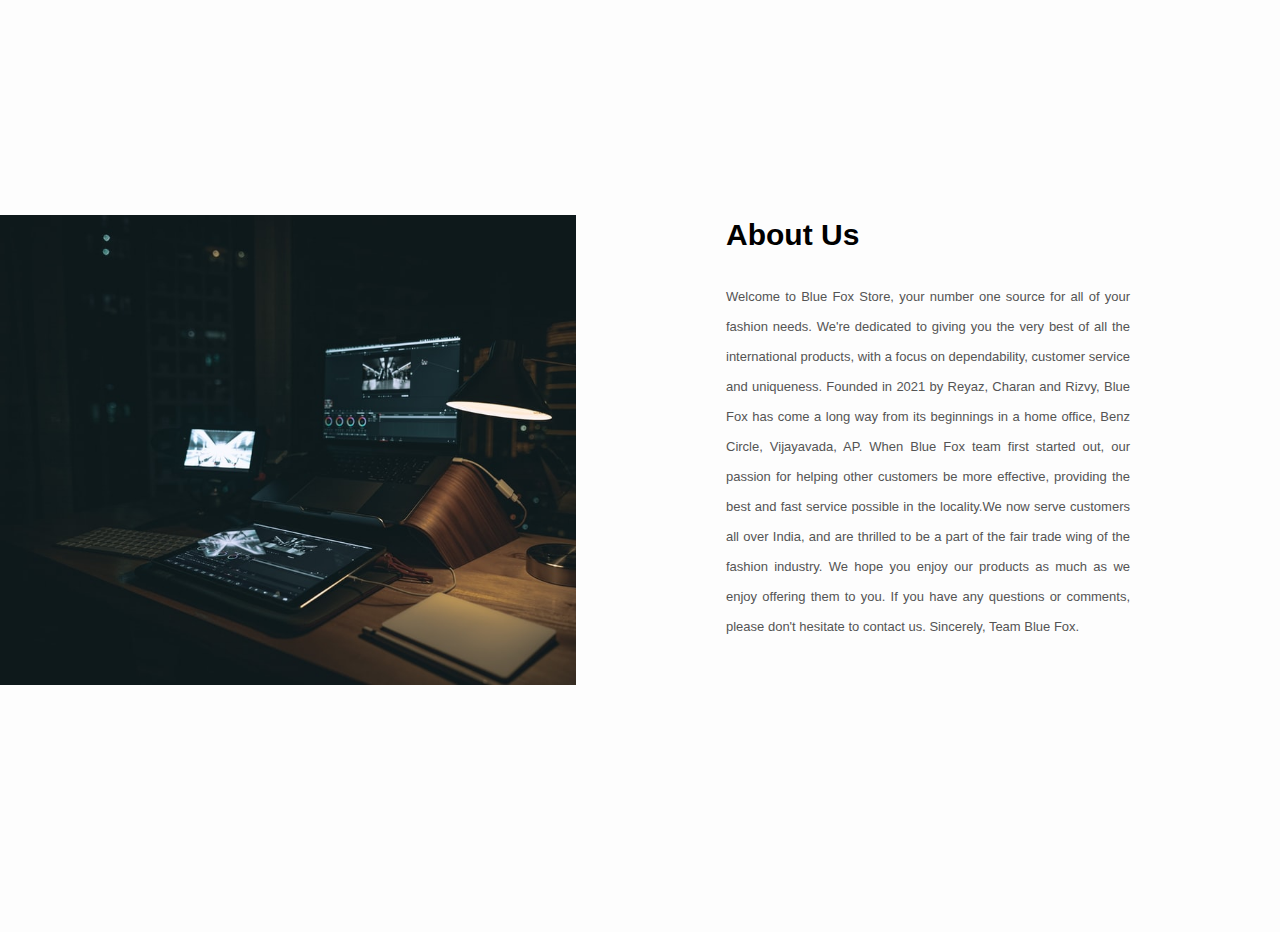
<file: Ecomerce Site/aboutus.html>
<html lang="en">
<head>
    <meta charset="UTF-8">
    <meta name="viewport" content="width=device-width, initial-scale=1.0">
    <title></title>
    <link rel="stylesheet" href="about us.css">
</head>
<body>


    
    <div class="about-section">
        <div class="inner-container">
            <h1>About Us</h1>
            <p class="text">
                Welcome to Blue Fox Store, your number one source for all of your fashion needs. We're dedicated to giving you the very best of all the international products, with a focus on dependability, customer service and uniqueness.
                Founded in 2021 by Reyaz, Charan and Rizvy, Blue Fox has come a long way from its beginnings in a home office, Benz Circle, Vijayavada, AP. When Blue Fox team first started out, our passion for helping other customers be more effective,
                 providing the best and fast service possible in the locality.We now serve customers all over India, and are thrilled to be a part of the fair trade wing of the fashion industry.
                
                We hope you enjoy our products as much as we enjoy offering them to you. If you have any questions or comments, please don't hesitate to contact us.
                
                Sincerely,
                Team Blue Fox.
            </p>
           
        </div>
    </div>
</body>
</html>
</file>
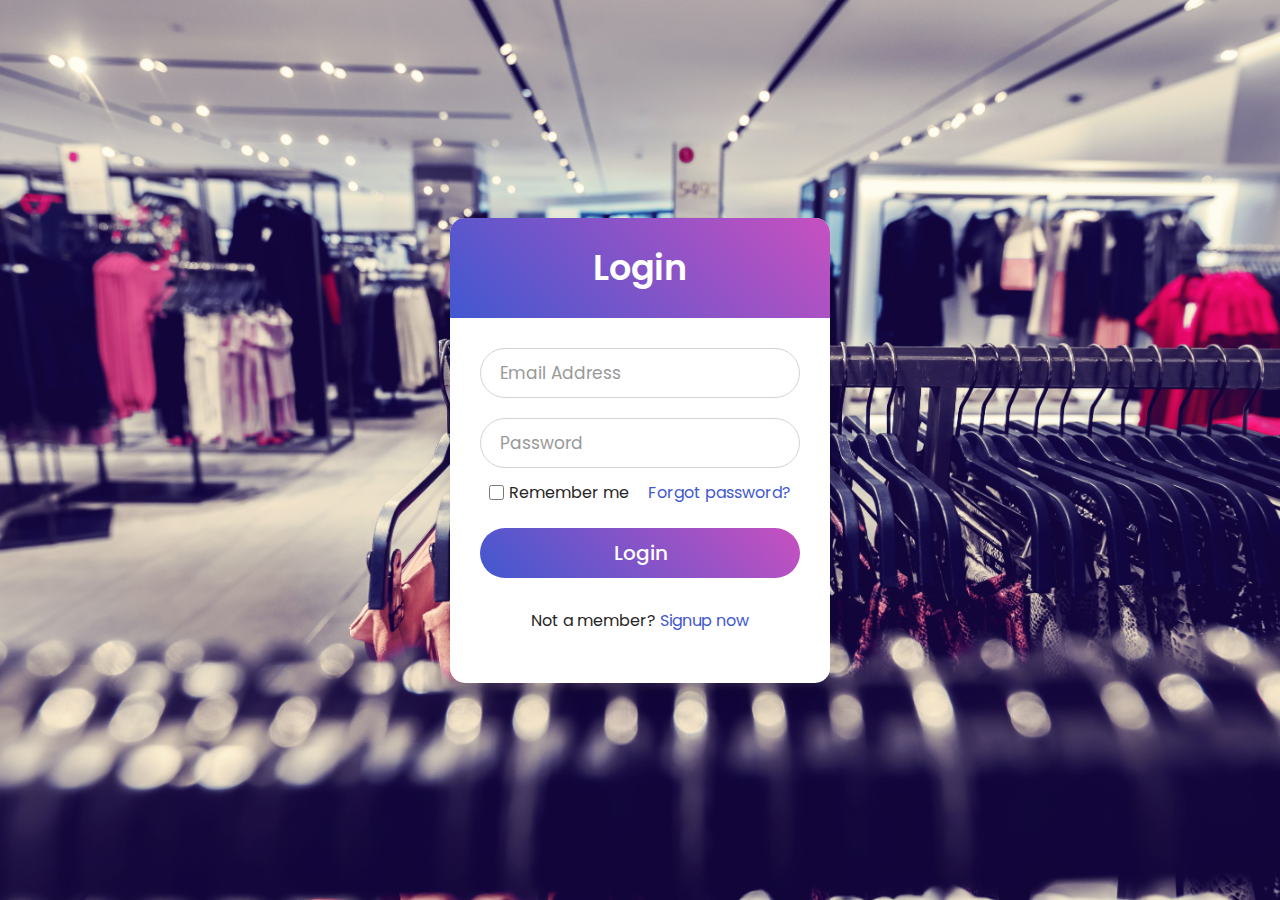
<file: Ecomerce Site/login.html>
<!DOCTYPE html>

<html lang="en" dir="ltr">
  <head>
    <meta charset="utf-8">
    <link rel="stylesheet" href="login.css">
  </head>
  <body>
    <link rel="stylesheet" href="login.css" />
    <div class="wrapper">
      <div class="title">
Login</div>
<form action="#">
        <div class="field">
          <input type="text" required>
          <label>Email Address</label>
        </div>
<div class="field">
          <input type="password" required>
          <label>Password</label>
        </div>
<div class="content">
          <div class="checkbox">
            <input type="checkbox" id="remember-me">
            <label for="remember-me">Remember me</label>
          </div>
<div class="pass-link">
<a href="Appointment/appointment.html">Forgot password?</a></div>
</div>
<div class="field">
          <input type="submit" value="Login">
        </div>
<div class="signup-link">
Not a member? <a href="signup.html">Signup now</a></div>
</form>
</div>
</body>
</html>
</file>
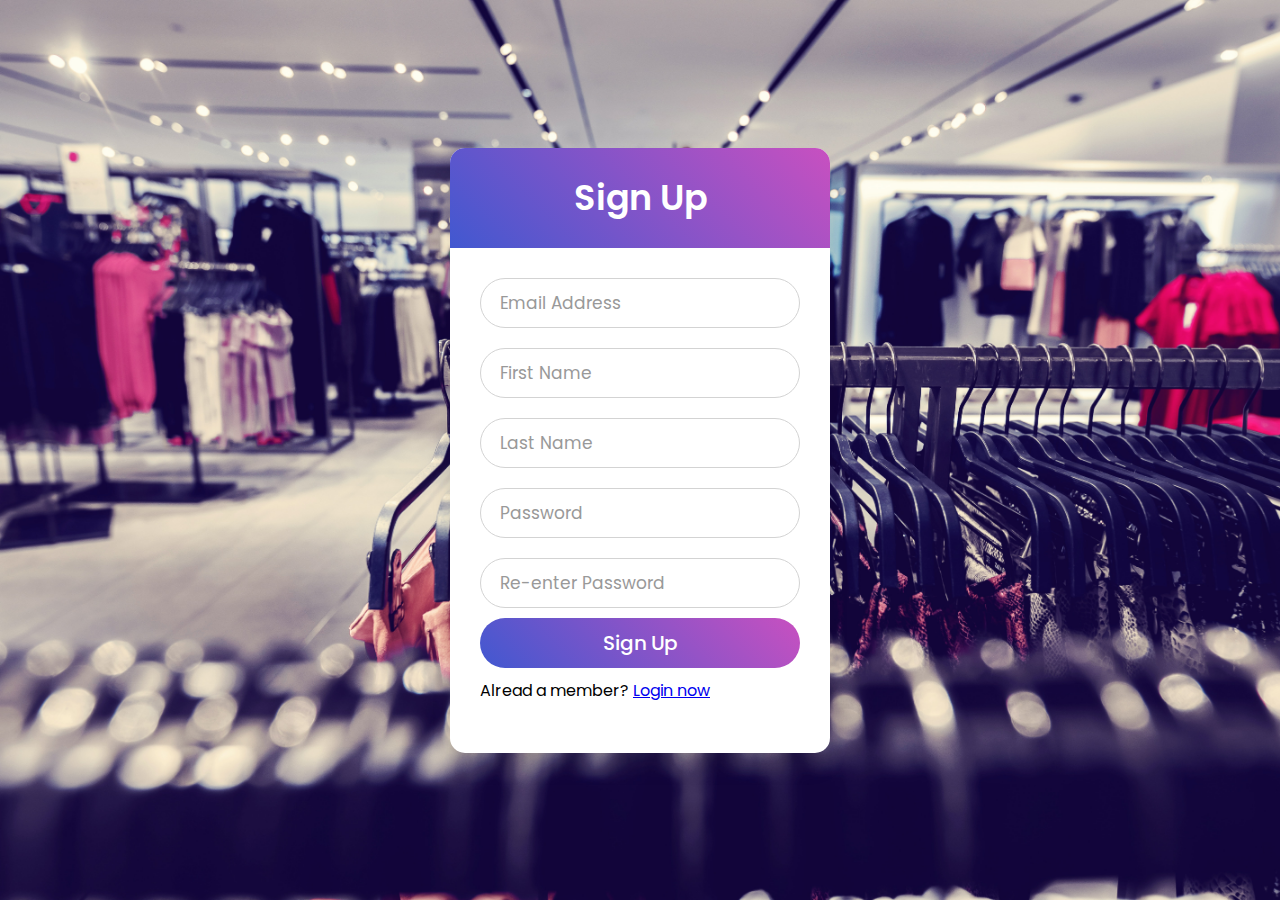
<file: Ecomerce Site/signup.html>
<!DOCTYPE html>

<html lang="en" dir="ltr">
  <head>
    <meta charset="utf-8">
    <link rel="stylesheet" href="signup.css">
  </head>
  <body>
    <link rel="stylesheet" href="signup.css" />
    <div class="wrapper">
      <div class="title">
Sign Up</div>
<form action="#">
        <div class="field">
          <input type="text" required>
          <label>Email Address</label>
        </div>
        <div class="field">
            <input type="text" required>
            <label>First Name</label>
          </div>
          <div class="field">
            <input type="text" required>
            <label>Last Name</label>
          </div>
       <div class="field">
          <input type="password" required>
          <label>Password</label>
        </div>
        <div class="field">
            <input type="password" required>
            <label>Re-enter Password</label>
          </div>

<div class="field">
          <input type="submit" value="Sign Up">
        </div>
        
<div class="login-link">
Alread a member? <a href="login.html">Login now</a></div>

</form>
</div>
</body>
</html>
</file>
<file: Ecomerce Site/about us.css>
*{
  margin: 0;
  padding: 0;
  font-family: "Open Sans",sans-serif;
  box-sizing: border-box;
}



body{
  min-height: 100vh;
  display: flex;
  align-items: center;
  justify-content: center;
  background-color: #f1f1f1;
}

.about-section{
  background: url(images/photo-1510852151262-05bfbfbe996d.jfif) no-repeat left;
  background-size: 55%;
  background-color: #fdfdfd;
  overflow: hidden;
  padding: 100px 0;
}

.inner-container{
  width: 55%;
  float: right;
  background-color: #fdfdfd;
  padding: 150px;
}

.inner-container h1{
  margin-bottom: 30px;
  font-size: 30px;
  font-weight: 900;
}

.text{
  font-size: 13px;
  color: #545454;
  line-height: 30px;
  text-align: justify;
  margin-bottom: 40px;
}

.location{
  display: flex;
  justify-content: space-between;
  font-weight: 700;
  font-size: 13px;
}

@media screen and (max-width:1200px){
  .inner-container{
      padding: 80px;
  }
}

@media screen and (max-width:1000px){
  .about-section{
      background-size: 100%;
      padding: 100px 40px;
  }
  .inner-container{
      width: 100%;
  }
}

@media screen and (max-width:600px){
  .about-section{
      padding: 0;
  }
  .inner-container{
      padding: 60px;
  }
}
</file>
<file: Ecomerce Site/login.css>
@import url('https://fonts.googleapis.com/css?family=Poppins:400,500,600,700&display=swap');
*{
  margin: 0;
  padding: 0;
  box-sizing: border-box;
  font-family: 'Poppins', sans-serif;
}
body{
    
}
html,body{
  display: grid;
  height: 100%;
  width: 100%;
  place-items: center;
  background-image: url('pexels-artem-beliaikin-2376190.jpg');
    background-repeat: no-repeat;
    background-attachment: fixed;
    background-size: cover;
}
::selection{
  background: #4158d0;
  color: rgba(139, 137, 137, 0.205);
}
.wrapper{
  width: 380px;
  background: #fff;
  border-radius: 15px;
  box-shadow: 0px 15px 20px rgba(0,0,0,0.1);
}
.wrapper .title{
  font-size: 35px;
  font-weight: 600;
  text-align: center;
  line-height: 100px;
  color: #fff;
  user-select: none;
  border-radius: 15px 15px 0 0;
  background: linear-gradient(-135deg, #c850c0, #4158d0);
}
.wrapper form{
  padding: 10px 30px 50px 30px;
}
.wrapper form .field{
  height: 50px;
  width: 100%;
  margin-top: 20px;
  position: relative;
}
.wrapper form .field input{
  height: 100%;
  width: 100%;
  outline: none;
  font-size: 17px;
  padding-left: 20px;
  border: 1px solid lightgrey;
  border-radius: 25px;
  transition: all 0.3s ease;
}
.wrapper form .field input:focus,
form .field input:valid{
  border-color: #4158d0;
}
.wrapper form .field label{
  position: absolute;
  top: 50%;
  left: 20px;
  color: #999999;
  font-weight: 400;
  font-size: 17px;
  pointer-events: none;
  transform: translateY(-50%);
  transition: all 0.3s ease;
}
form .field input:focus ~ label,
form .field input:valid ~ label{
  top: 0%;
  font-size: 16px;
  color: #4158d0;
  background: #fff;
  transform: translateY(-50%);
}
form .content{
  display: flex;
  width: 100%;
  height: 50px;
  font-size: 16px;
  align-items: center;
  justify-content: space-around;
}
form .content .checkbox{
  display: flex;
  align-items: center;
  justify-content: center;
}
form .content input{
  width: 15px;
  height: 15px;
  background: red;
}
form .content label{
  color: #262626;
  user-select: none;
  padding-left: 5px;
}
form .content .pass-link{
  color: "";
}
form .field input[type="submit"]{
  color: #fff;
  border: none;
  padding-left: 0;
  margin-top: -10px;
  font-size: 20px;
  font-weight: 500;
  cursor: pointer;
  background: linear-gradient(-135deg, #c850c0, #4158d0);
  transition: all 0.3s ease;
}
form .field input[type="submit"]:active{
  transform: scale(0.95);
}
form .signup-link{
  color: #262626;
  margin-top: 20px;
  text-align: center;
}
form .pass-link a,
form .signup-link a{
  color: #4158d0;
  text-decoration: none;
}
form .pass-link a:hover,
form .signup-link a:hover{
  text-decoration: underline;
}
</file>
<file: Ecomerce Site/signup.css>
@import url('https://fonts.googleapis.com/css?family=Poppins:400,500,600,700&display=swap');
*{
  margin: 0;
  padding: 0;
  box-sizing: border-box;
  font-family: 'Poppins', sans-serif;
}
body{
    
}
html,body{
  display: grid;
  height: 100%;
  width: 100%;
  place-items: center;
  background-image: url('pexels-artem-beliaikin-2376190.jpg');
    background-repeat: no-repeat;
    background-attachment: fixed;
    background-size: cover;
}
::selection{
  background: #4158d0;
  color: rgba(139, 137, 137, 0.205);
}
.wrapper{
  width: 380px;
  background: #fff;
  border-radius: 15px;
  box-shadow: 0px 15px 20px rgba(0,0,0,0.1);
}
.wrapper .title{
  font-size: 35px;
  font-weight: 600;
  text-align: center;
  line-height: 100px;
  color: #fff;
  user-select: none;
  border-radius: 15px 15px 0 0;
  background: linear-gradient(-135deg, #c850c0, #4158d0);
}
.wrapper form{
  padding: 10px 30px 50px 30px;
}
.wrapper form .field{
  height: 50px;
  width: 100%;
  margin-top: 20px;
  position: relative;
}
.wrapper form .field input{
  height: 100%;
  width: 100%;
  outline: none;
  font-size: 17px;
  padding-left: 20px;
  border: 1px solid lightgrey;
  border-radius: 25px;
  transition: all 0.3s ease;
}
.wrapper form .field input:focus,
form .field input:valid{
  border-color: #4158d0;
}
.wrapper form .field label{
  position: absolute;
  top: 50%;
  left: 20px;
  color: #999999;
  font-weight: 400;
  font-size: 17px;
  pointer-events: none;
  transform: translateY(-50%);
  transition: all 0.3s ease;
}
form .field input:focus ~ label,
form .field input:valid ~ label{
  top: 0%;
  font-size: 16px;
  color: #4158d0;
  background: #fff;
  transform: translateY(-50%);
}
form .content{
  display: flex;
  width: 100%;
  height: 50px;
  font-size: 16px;
  align-items: center;
  justify-content: space-around;
}
form .content .checkbox{
  display: flex;
  align-items: center;
  justify-content: center;
}
form .content input{
  width: 15px;
  height: 15px;
  background: red;
}
form .content label{
  color: #262626;
  user-select: none;
  padding-left: 5px;
}
form .content .pass-link{
  color: "";
}
form .field input[type="submit"]{
  color: #fff;
  border: none;
  padding-left: 0;
  margin-top: -10px;
  font-size: 20px;
  font-weight: 500;
  cursor: pointer;
  background: linear-gradient(-135deg, #c850c0, #4158d0);
  transition: all 0.3s ease;
}
form .field input[type="submit"]:active{
  transform: scale(0.95);
}
form .signup-link{
  color: #262626;
  margin-top: 20px;
  text-align: center;
}
form .pass-link a,
form .signup-link a{
  color: #4158d0;
  text-decoration: none;
}
form .pass-link a:hover,
form .signup-link a:hover{
  text-decoration: underline;
}
</file>
